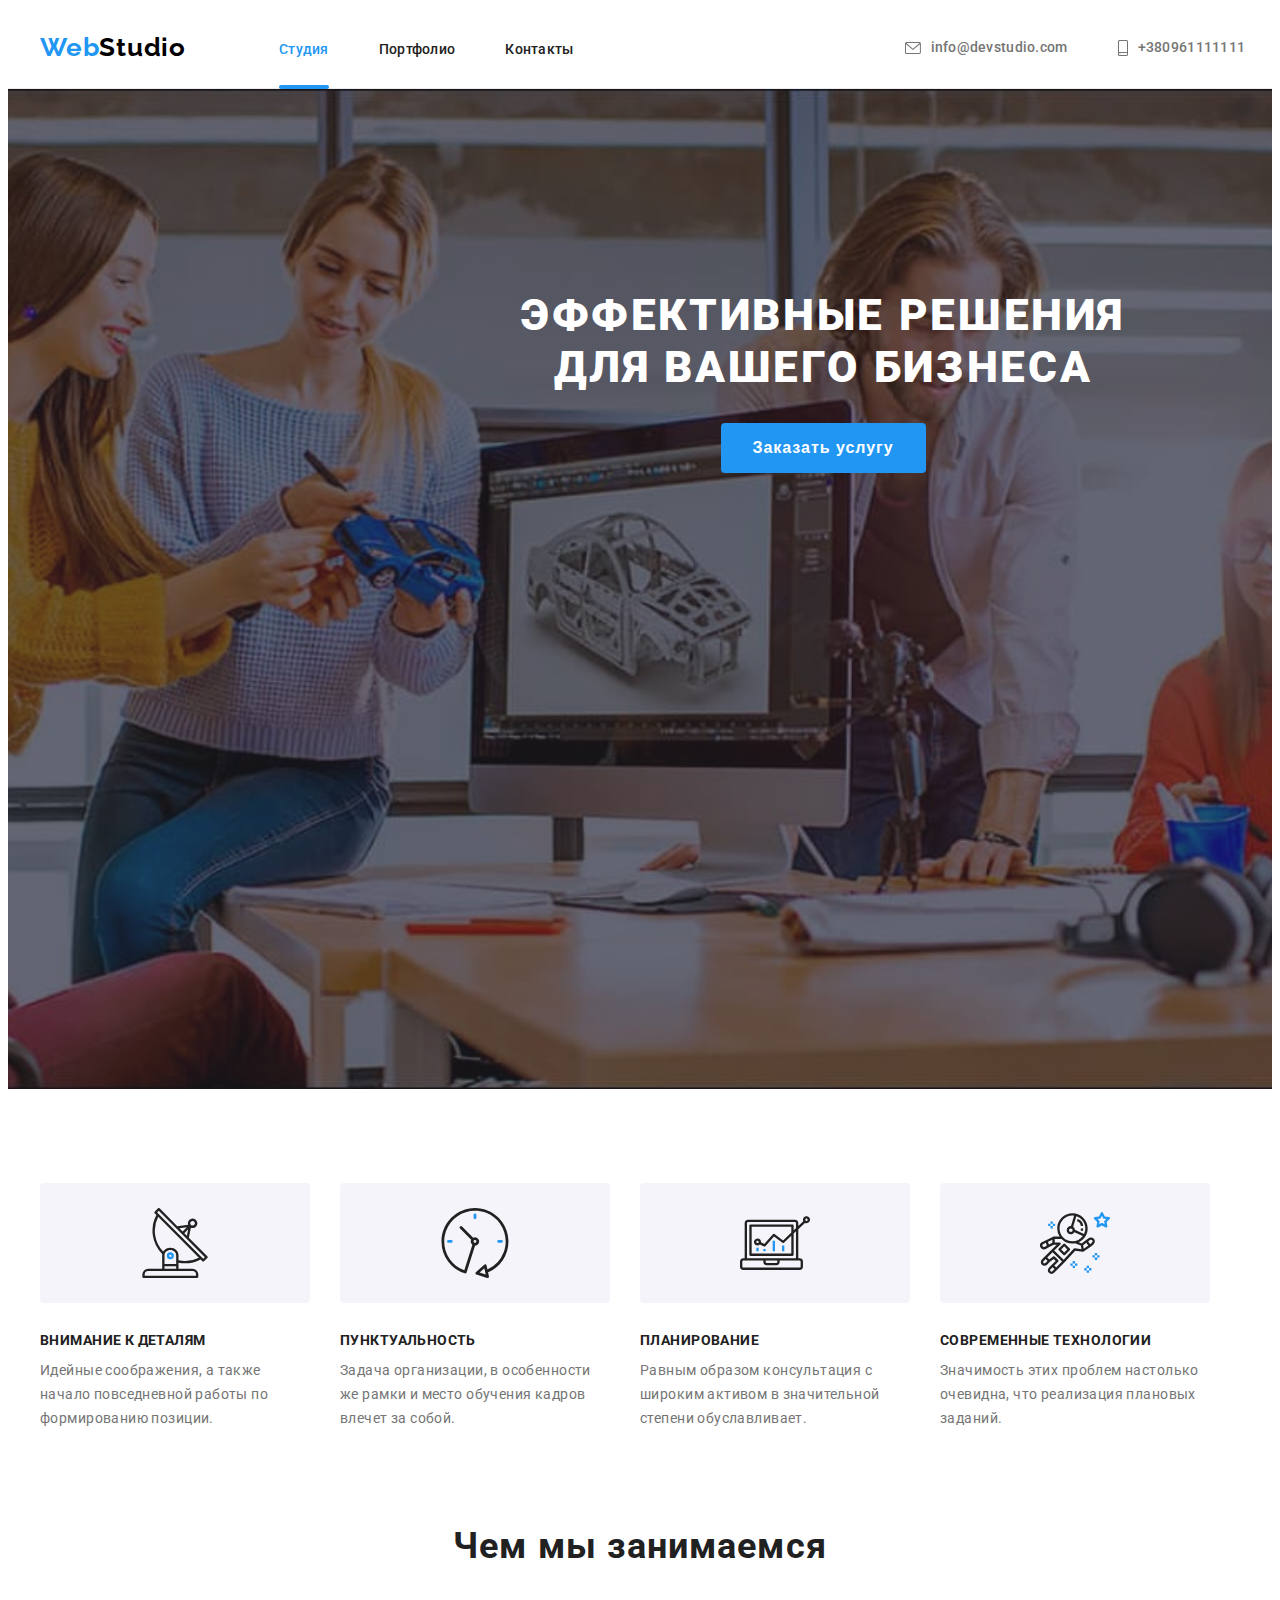
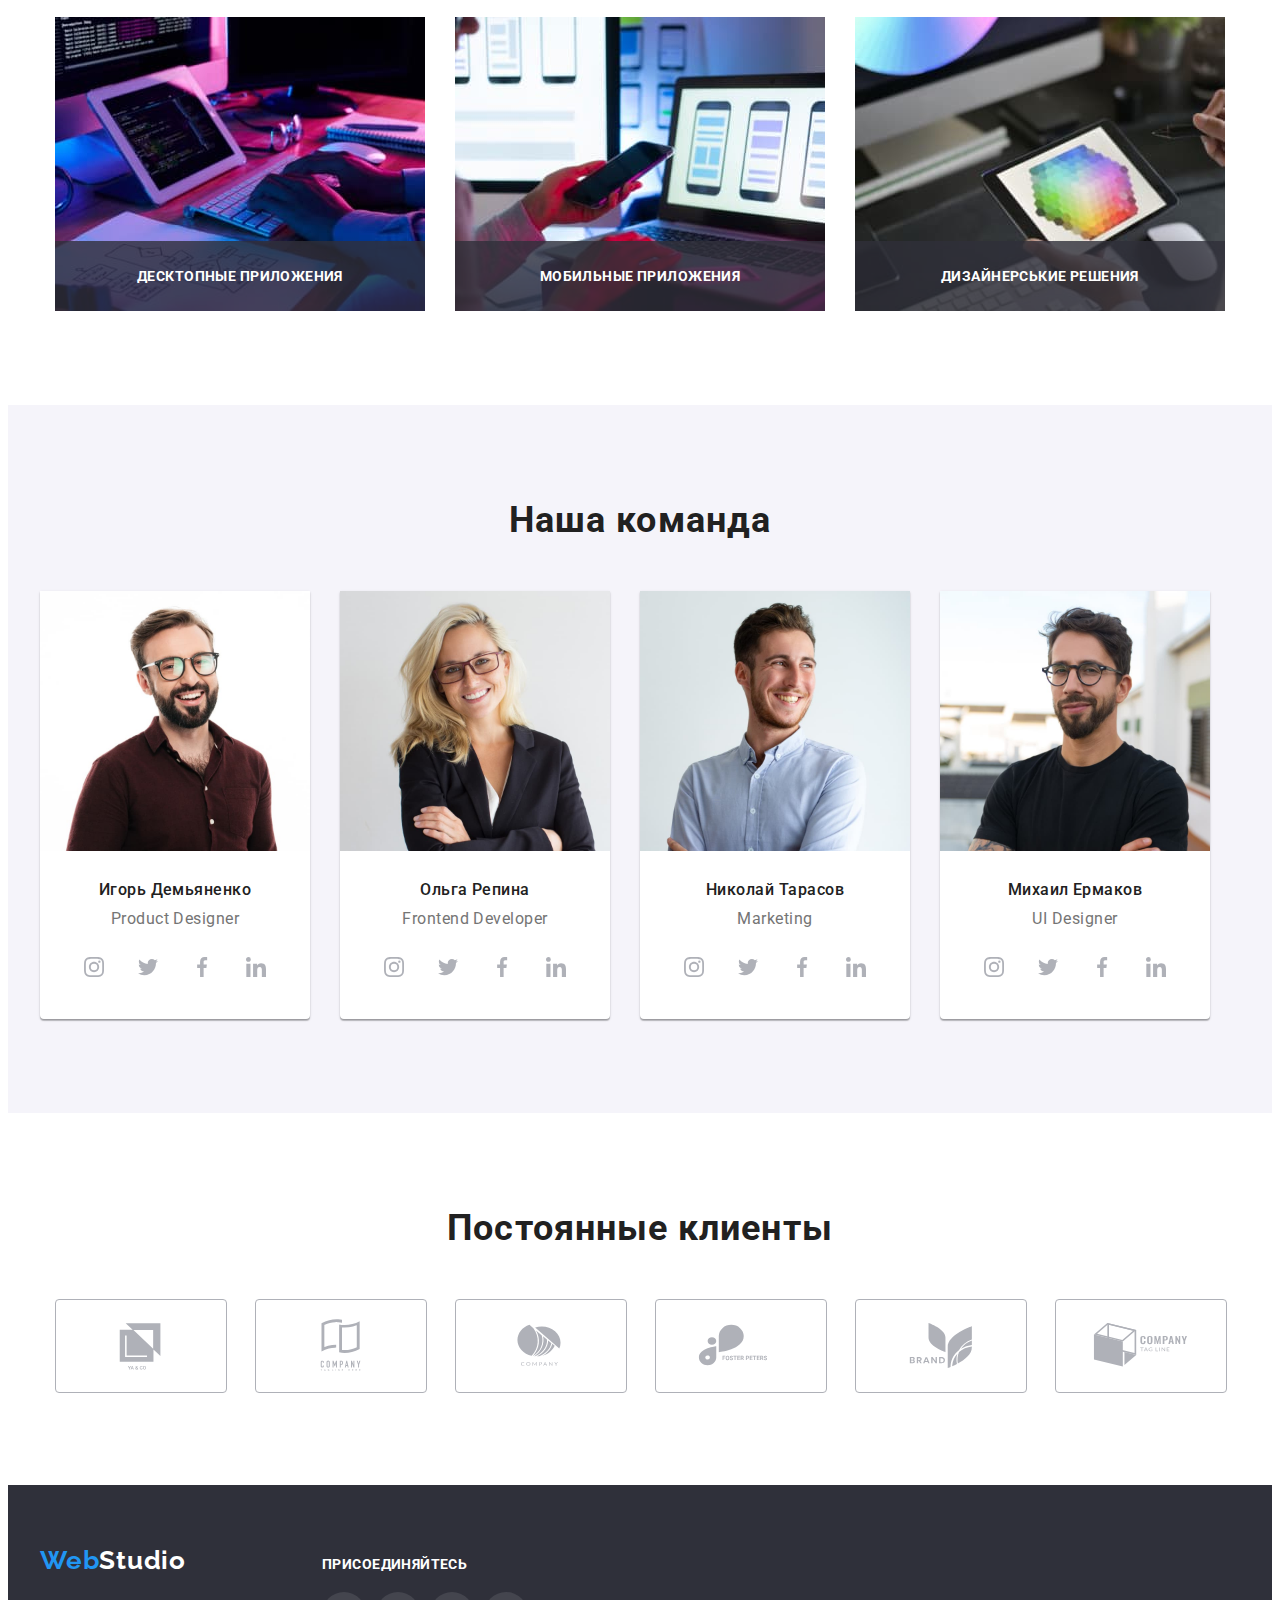
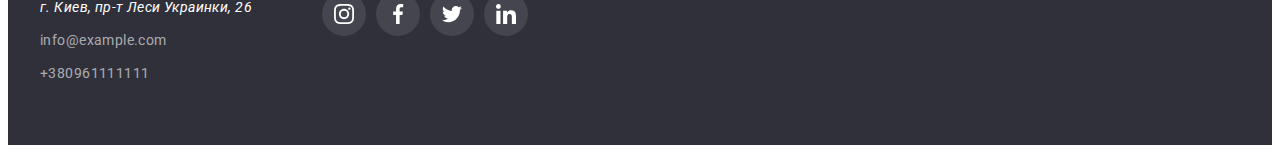
<file: index.html>
<!DOCTYPE html>
<html lang="ru">
<head>
    <meta charset="UTF-8">
    <meta http-equiv="X-UA-Compatible" content="IE=edge">
    <meta name="viewport" content="width=device-width, initial-scale=1.0">
    <title>Document</title>
    <link rel="preconnect" href="https://fonts.googleapis.com">
    <link rel="preconnect" href="https://fonts.gstatic.com" crossorigin>
    <link rel="preconnect" href="https://fonts.googleapis.com">
    <link rel="preconnect" href="https://fonts.gstatic.com" crossorigin>
    <link href="https://fonts.googleapis.com/css2?family=Raleway:wght@700&family=Roboto:wght@400;500;700;900&display=swap" rel="stylesheet">
    <link rel="stylesheet" href="https://cdnjs.cloudflare.com/ajax/libs/modern-normalize/1.1.0/modern-normalize.min.css"
        integrity="sha512-wpPYUAdjBVSE4KJnH1VR1HeZfpl1ub8YT/NKx4PuQ5NmX2tKuGu6U/JRp5y+Y8XG2tV+wKQpNHVUX03MfMFn9Q=="
        crossorigin="anonymous" referrerpolicy="no-referrer" />
    <link rel="stylesheet" href="css/style.css">
</head>

<body>
    <header class="header">
        <div class="container">
            <nav class="header-nav">
                <a class="header-webstudio link" lang="en" href="./index.html">Web<span
                    class="header-studio">Studio</span></a>
                <ul class="nav-links list">
                    <li class="header-item"><a class="header-studio-link link active" href="./index.html">Студия</a></li>
                    <li class="header-item"><a class="header-portfolio-link link" href="./portfolio.html">Портфолио</a></li>
                    <li class="header-item"><a class="header-contacts-link link" href="">Контакты</a></li>
                </ul>
            </nav>
                <!-- header-contacts-info -->
                <ul class="header-contacts-info list">
                    <li class="item"><a class="header-mail link" href="mailto:info@devstudio.com">
                        <svg class="header-icon" width="16" height="12">
                            <use href="./images/sprite.svg#icon-envelope"></use>
                        </svg>info@devstudio.com</a></li>
                    <li class="item"><a class="header-tel link" href="tel:+380961111111">
                        <svg class="header-icon" width="10" height="16">
                            <use href="./images/sprite.svg#icon-smartphone"></use>
                        </svg>+380961111111</a></li>
                </ul>
                
        </div>   
    </header>
    <main>
        <!-- Hero -->
        <section class="hero-banner">
            <div class="overlay">
                <div class="container">
                <h1 class="hero-title">
                        Эффективные решения для вашего бизнеса
                </h1>
                    <button class="hero-button" type="button" data-modal-open>Заказать услугу</button>
                </div>
            </div>
        </section>
        <!-- section-two-we-offer -->
        <section class="section_fix_padding"> 
            <div class="container">
                <h2 hidden>Мы предлагаем</h2>
                    <ul class="we-offer list">
                        <li class="offer-list">
                            <div class="we-offer-icon-bg">
                                <svg class="we-offer-icon" width="70" height="70">
                                    <use href="./images/sprite.svg#icon-antenna"></use>
                                </svg>
                            </div>
                            <h3 class="offer-title">Внимание к деталям</h3>
                            <p class="offer-description">Идейные соображения, а также начало повседневной работы по формированию позиции.</p>
                        </li>

                        <li class="offer-list">
                            <div class="we-offer-icon-bg">
                                <svg class="we-offer-icon" width="70" height="70">
                                    <use href="./images/sprite.svg#icon-clock"></use>
                                </svg>
                            </div>
                            <h3 class="offer-title">Пунктуальность</h3>
                            <p class="offer-description">Задача организации, в особенности же рамки и место обучения кадров влечет за собой.</p>
                        </li>

                        <li class="offer-list">
                            <div class="we-offer-icon-bg">
                                <svg class="we-offer-icon" width="70" height="70">
                                    <use href="./images/sprite.svg#icon-diagram"></use>
                                </svg>
                            </div>
                            <h3 class="offer-title">Планирование</h3>
                            <p class="offer-description">Равным образом консультация с широким активом в значительной степени обуславливает.</p>
                        </li>

                        <li class="offer-list">
                            <div class="we-offer-icon-bg">
                                <svg class="we-offer-icon" width="70" height="70">
                                    <use href="./images/sprite.svg#icon-astronaut"></use>
                                </svg>
                            </div>
                            <h3 class="offer-title">Современные технологии</h3>
                            <p class="offer-description">Значимость этих проблем настолько очевидна, что реализация плановых заданий.</p>
                        </li>
                    </ul>
            </div>
        </section>
        <!-- section-what-we-do -->
        <section class="section">
            <div class="container">
                <h2 class="what-we-do">Чем мы занимаемся</h2>
                <ul  class="img-list list">
                    <li class="img-item">
                        <img src="./images/box1.jpg" alt="руки-печатают-по-клавиатуре" width="370" height="294">
                        <h3 class="img-text">ДЕСКТОПНЫЕ ПРИЛОЖЕНИЯ</h3>
                    </li>
                    <li class="img-item">
                        <img src="./images/box2.jpg" alt="руки-держат-смартфон" width="370" height="294">
                        <h3 class="img-text">МОБИЛЬНЫЕ ПРИЛОЖЕНИЯ</h3>
                    </li>
                    <li class="img-item">
                        <img src="./images/box3.jpg" alt="руки-держат-планшет" width="370" height="294">
                        <h3 class="img-text">ДИЗАЙНЕРСЬКИЕ РЕШЕНИЯ</h3>
                    </li>
                </ul>
            </div>
        </section>
        <!-- section-our-team -->
        <section class="our-team section ">
            <div class="container">
                <h2 class="team">Наша команда</h2>
                <ul class="team-list list">

                    <li class="team-item">
                        <img src="./images/card1.jpg" alt="мужчина-в-красной-рубашке-в-очках" width="270" height="260">
                        <div class="team-item-content">
                        <h3 class="team-name">Игорь Демьяненко</h3>
                        <p class="team-duty" lang="en">Product Designer</p>
                        <ul class="team-socials list socials">
                            <li class="social-item">
                                <a href="" class="social-link link">
                                    <svg class="social-icon" width="20" height="20">
                                        <use href="./images/sprite.svg#icon-instagram"></use>
                                    </svg>
                                </a>
                            </li>
                            <li class="social-item">
                                <a href="" class="social-link">
                                    <svg class="social-icon" width="20" height="20">
                                        <use href="./images/sprite.svg#icon-twitter"></use>
                                    </svg>
                                </a>
                            </li>
                            <li class="social-item">
                                <a href="" class="social-link link">
                                    <svg class="social-icon" width="20" height="20">
                                        <use href="./images/sprite.svg#icon-facebook"></use>
                                    </svg>
                                </a>
                            </li>
                            <li class="social-item">
                                <a href="" class="social-link link">
                                    <svg class="social-icon" width="20" height="20">
                                        <use href="./images/sprite.svg#icon-linkedin"></use>
                                    </svg>
                                </a>
                            </li>
                        </ul>
                        </div>
                    </li>


                    <li class="team-item">
                        <img src="./images/card2.jpg" alt="женщина-блондинка-в-черном-пинджаке-" width="270" height="260">                        
                        <div class="team-item-content">
                        <h3 class="team-name">Ольга Репина</h3>
                        <p class="team-duty" lang="en">Frontend Developer</p>
                        <ul class="team-socials list socials">
                            <li class="social-item">
                                <a href="" class="social-link link">
                                    <svg class="social-icon" width="20" height="20">
                                        <use href="./images/sprite.svg#icon-instagram"></use>
                                    </svg>
                                </a>
                            </li>
                            <li class="social-item">
                                <a href="" class="social-link link">
                                    <svg class="social-icon" width="20" height="20">
                                        <use href="./images/sprite.svg#icon-twitter"></use>
                                    </svg>
                                </a>
                            </li>
                            <li class="social-item">
                                <a href="" class="social-link link">
                                    <svg class="social-icon" width="20" height="20">
                                        <use href="./images/sprite.svg#icon-facebook"></use>
                                    </svg>
                                </a>
                            </li>
                            <li class="social-item">
                                <a href="" class="social-link link">
                                    <svg class="social-icon" width="20" height="20">
                                        <use href="./images/sprite.svg#icon-linkedin"></use>
                                    </svg>
                                </a>
                            </li>
                        </ul>
                        </div>
                    </li>


                    <li class="team-item">
                        <img src="./images/card3.jpg" alt="мужчина-в-серой-рубашке" width="270" height="260">                       
                        <div class="team-item-content">
                        <h3 class="team-name">Николай Тарасов</h3>
                        <p class="team-duty" lang="en">Marketing</p>
                        <ul class="team-socials list socials">
                            <li class="social-item">
                                <a href="" class="social-link link">
                                    <svg class="social-icon" width="20" height="20">
                                        <use href="./images/sprite.svg#icon-instagram"></use>
                                    </svg>
                                </a>
                            </li>
                            <li class="social-item">
                                <a href="" class="social-link link">
                                    <svg class="social-icon" width="20" height="20">
                                        <use href="./images/sprite.svg#icon-twitter"></use>
                                    </svg>
                                </a>
                            </li>
                            <li class="social-item">
                                <a href="" class="social-link link">
                                    <svg class="social-icon" width="20" height="20">
                                        <use href="./images/sprite.svg#icon-facebook"></use>
                                    </svg>
                                </a>
                            </li>
                            <li class="social-item">
                                <a href="" class="social-link link">
                                    <svg class="social-icon" width="20" height="20">
                                        <use href="./images/sprite.svg#icon-linkedin"></use>
                                    </svg>
                                </a>
                            </li>
                        </ul>
                        </div>
                    </li>


                    <li class="team-item">
                        <img src="./images/card4.jpg" alt="мужчина-в-ченой-футболке-в-очках" width="270" height="260">
                        <div class="team-item-content">
                        <h3 class="team-name">Михаил Ермаков</h3>
                        <p class="team-duty" lang="en">UI Designer</p>
                        <ul class="team-socials list socials">
                            <li class="social-item">
                                <a href="" class="social-link link">
                                    <svg class="social-icon" width="20" height="20">
                                        <use href="./images/sprite.svg#icon-instagram"></use>
                                    </svg>
                                </a>
                            </li>
                            <li class="social-item">
                                <a href="" class="social-link link">
                                    <svg class="social-icon" width="20" height="20">
                                        <use href="./images/sprite.svg#icon-twitter"></use>
                                    </svg>
                                </a>
                            </li>
                            <li class="social-item">
                                <a href="" class="social-link link">
                                    <svg class="social-icon" width="20" height="20">
                                        <use href="./images/sprite.svg#icon-facebook"></use>
                                    </svg>
                                </a>
                            </li>
                            <li class="social-item">
                                <a href="" class="social-link link">
                                    <svg class="social-icon" width="20" height="20">
                                        <use href="./images/sprite.svg#icon-linkedin"></use>
                                    </svg>
                                </a>
                            </li>
                        </ul>
                        </div>
                    </li>
                </ul>
            </div>
        </section>
        <!-- regular clients -->
        <section class="regular-clients section">
            <div class="container">
                <h2 class="clients-title">Постоянные клиенты</h2>
                <ul class="clients-list list">
                    <li class="clients-logo">
                        <a href="" class="clients-link link">
                            <svg class="clients-icon" width="106" height="60">
                                <use href="./images/sprite.svg#icon-Logo1"></use>
                            </svg>
                        </a>
                    </li>
                    <li class="clients-logo">
                        <a href="" class="clients-link link">
                            <svg class="clients-icon" width="106" height="60">
                                <use href="./images/sprite.svg#icon-Logo2"></use>
                            </svg>
                        </a>
                    </li>
                    <li class="clients-logo">
                        <a href="" class="clients-link link">
                            <svg class="clients-icon" width="106" height="60">
                                <use href="./images/sprite.svg#icon-Logo3"></use>
                            </svg>
                        </a>
                    </li>
                    <li class="clients-logo">
                        <a href="" class="clients-link link">
                            <svg class="clients-icon" width="106" height="60">
                                <use href="./images/sprite.svg#icon-Logo4"></use>
                            </svg>
                        </a>
                    </li>
                    <li class="clients-logo">
                        <a href="" class="clients-link link">
                            <svg class="clients-icon" width="106" height="60">
                                <use href="./images/sprite.svg#icon-Logo5"></use>
                            </svg>
                        </a>
                    </li>
                    <li class="clients-logo">
                        <a href="" class="clients-link link">
                            <svg class="clients-icon" width="106" height="60">
                                <use href="./images/sprite.svg#icon-Logo6"></use>
                            </svg>
                        </a>
                    </li>
                </ul>
            </div>
        </section>
    </main>
    <!-- footer -->
    <footer class="footer">
        <div class="container">
            <div class="footer-address">
            <a class="footer-webstudio link" lang="en" href="index.html">Web<span class="footer-studio">Studio</span></a>
            <address class="address">г. Киев, пр-т Леси Украинки, 26</address>
            <ul class="footer-contacts-info list">
                <li>
                    <a class="footer-mail link" href="mailto:info@example.com">info@example.com</a>
                </li>

                <li>
                    <a class="footer-tel link" href="tel:+380961111111">+380961111111</a>
                </li>
            </ul>
            </div>

            <div class="fotter-join">
            <h3 class="join-links-titel">Присоединяйтесь</h3>
                <ul class="join-links list join">
                    <li class="join-item">
                        <a href="" class="join-link link">
                            <svg class="join-icon" width="20" height="20">
                                <use href="./images/sprite.svg#icon-instagram"></use>
                            </svg>
                        </a>
                    </li>

                    <li class="join-item">
                        <a href="" class="join-link link">
                            <svg class="join-icon" width="20" height="20">
                                <use href="./images/sprite.svg#icon-facebook"></use>
                            </svg>
                        </a>
                    </li>

                    <li class="join-item">
                        <a href="" class="join-link link">
                            <svg class="join-icon" width="20" height="20">
                                <use href="./images/sprite.svg#icon-twitter"></use>
                            </svg>
                        </a>
                    </li>

                    <li class="join-item"> 
                        <a href="" class="join-link link">
                            <svg class="join-icon" width="20" height="20">
                                <use href="./images/sprite.svg#icon-linkedin"></use>
                            </svg>
                        </a>
                    </li>
                </ul>
            </div>
        </div>
    </footer>
    <!-- modal window -->
    <div class="backdrop is-hidden" data-modal>
        <div class="modal">
            <button type="button" class="btn-close" data-modal-close>
                <svg class="button-icon" width="11" height="11">
                    <use href="./images/sprite.svg#icon-x-close"></use>
                </svg>
            </button>
        </div>
    </div>
    <script src="./js/modal.js"></script>
</body>

</html>
</file>
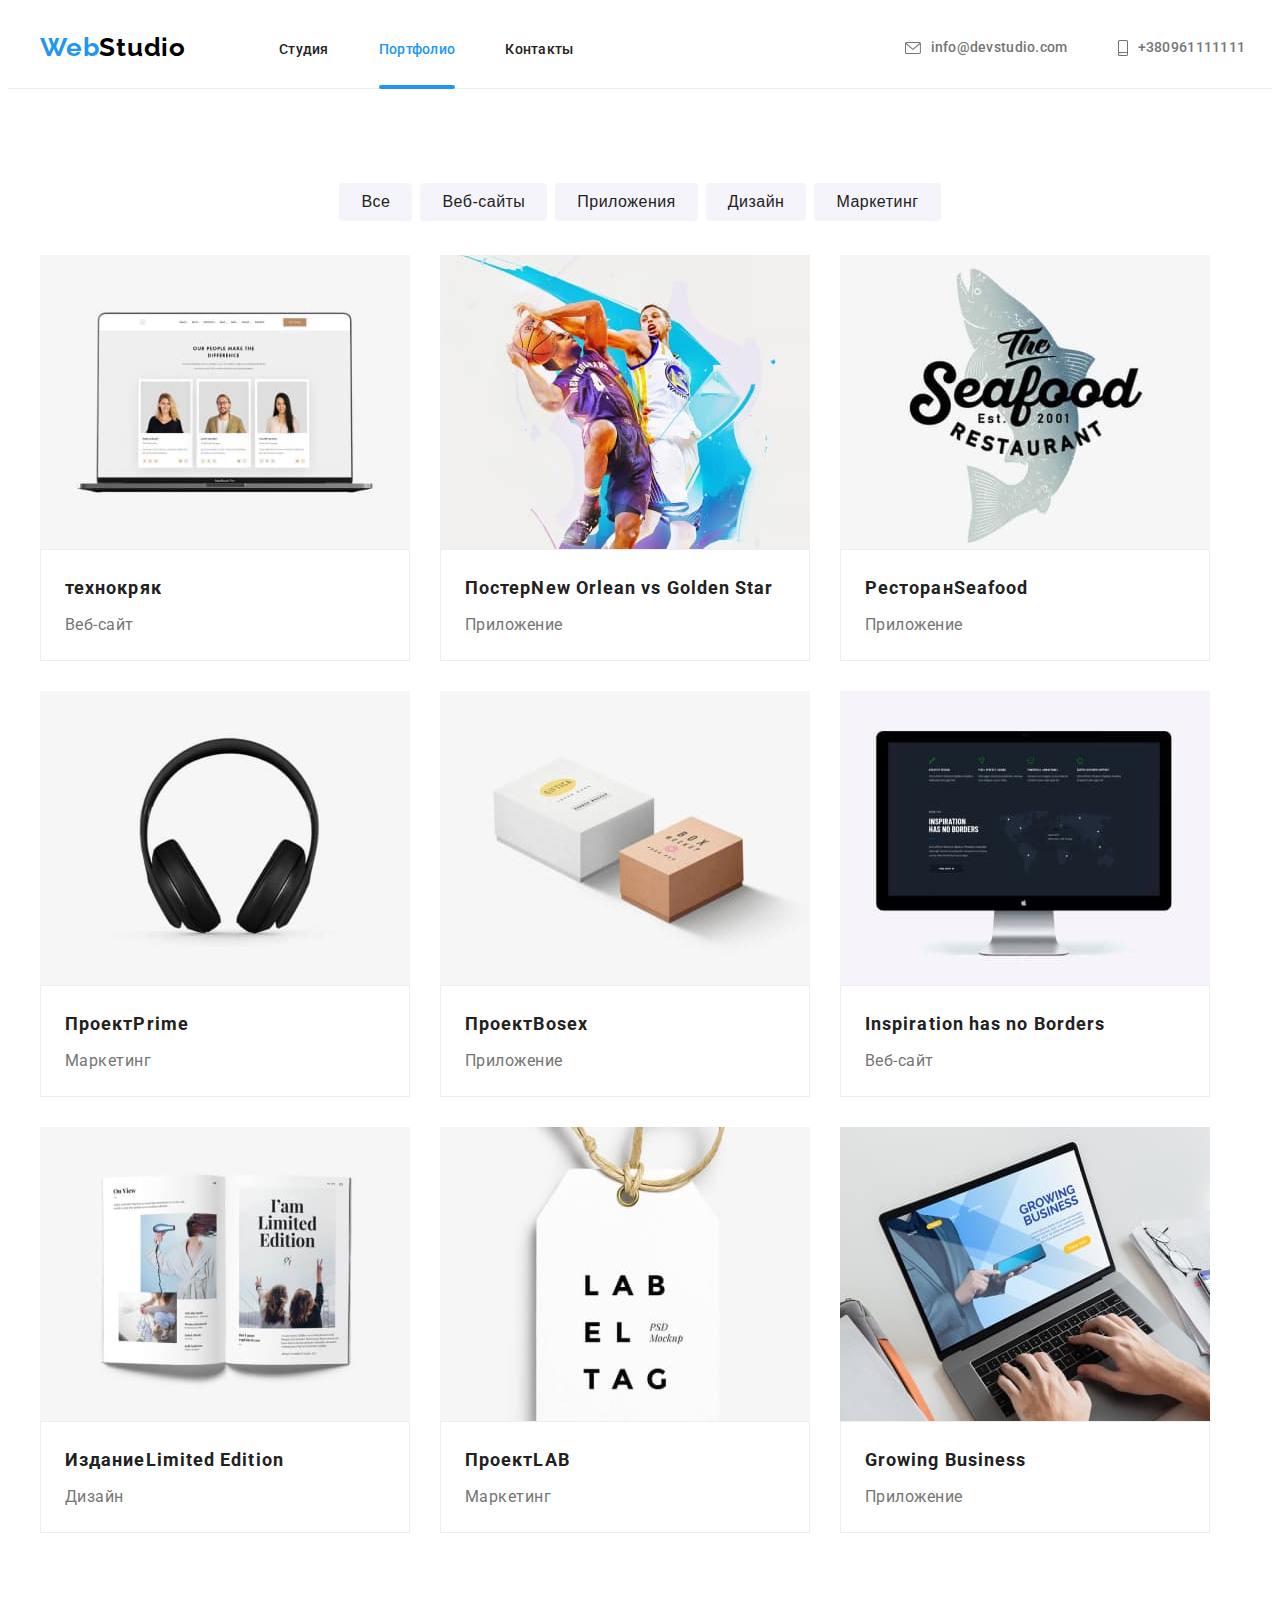
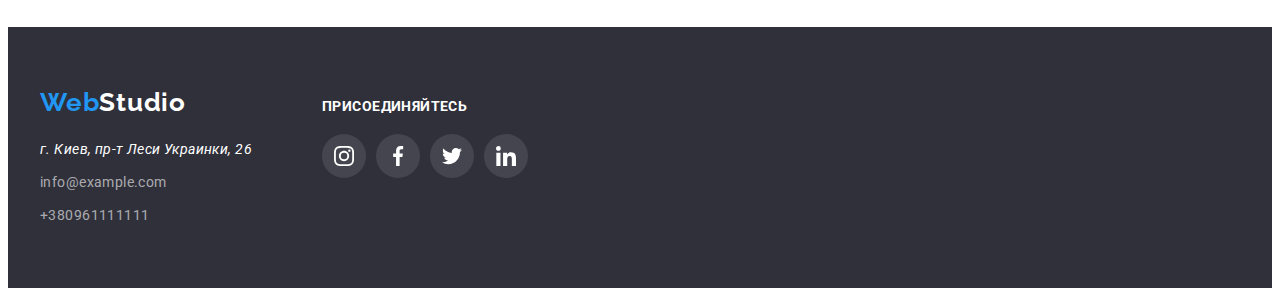
<file: portfolio.html>
<!DOCTYPE html>
<html lang="ru">
<head>
    <meta charset="UTF-8">
    <meta http-equiv="X-UA-Compatible" content="IE=edge">
    <meta name="viewport" content="width=device-width, initial-scale=1.0">
    <title>Document</title>
    <link rel="preconnect" href="https://fonts.googleapis.com">
    <link rel="preconnect" href="https://fonts.gstatic.com" crossorigin>
    <link rel="preconnect" href="https://fonts.googleapis.com">
    <link rel="preconnect" href="https://fonts.gstatic.com" crossorigin>
    <link href="https://fonts.googleapis.com/css2?family=Raleway:wght@700&family=Roboto:wght@400;500;700;900&display=swap" rel="stylesheet">
    <link rel="stylesheet" href="https://cdnjs.cloudflare.com/ajax/libs/modern-normalize/1.1.0/modern-normalize.min.css"
        integrity="sha512-wpPYUAdjBVSE4KJnH1VR1HeZfpl1ub8YT/NKx4PuQ5NmX2tKuGu6U/JRp5y+Y8XG2tV+wKQpNHVUX03MfMFn9Q=="
        crossorigin="anonymous" referrerpolicy="no-referrer" />
    <link rel="stylesheet" href="css/style.css">
</head>
<body>
    <header class="header">
        <div class="container">
            <nav class="header-nav">
                <a class="header-webstudio link" lang="en" href="./index.html">Web<span
                        class="header-studio">Studio</span></a>
                <ul class="nav-links list">
                    <li class="header-item"><a class="header-studio-link link" href="./index.html">Студия</a></li>
                    <li class="header-item"><a class="header-portfolio-link link active" href="./portfolio.html">Портфолио</a></li>
                    <li class="header-item"><a class="header-contacts-link link" href="">Контакты</a></li>
                </ul>
            </nav>
            <!-- header-contacts-info -->
            <ul class="header-contacts-info list">
                <li class="item"><a class="header-mail link" href="mailto:info@devstudio.com">
                        <svg class="header-icon" width="16" height="12">
                            <use href="./images/sprite.svg#icon-envelope"></use>
                        </svg>info@devstudio.com</a></li>
                <li class="item"><a class="header-tel link" href="tel:+380961111111">
                        <svg class="header-icon" width="10" height="16">
                            <use href="./images/sprite.svg#icon-smartphone"></use>
                        </svg>+380961111111</a></li>
            </ul>
    
        </div>
    </header>
    <main>
        <section class="section">
            <div class="container">
                <!-- Скритий коментарий -->
                <h1 hidden>Проекты</h1>
                <!-- filters -->
                <ul class="filters list">
                    <li class="filter-item"><button class="button" type="button">Все</button></li>
                    <li class="filter-item"><button class="button" type="button">Веб-сайты</button></li>
                    <li class="filter-item"><button class="button" type="button">Приложения</button></li>
                    <li class="filter-item"><button class="button" type="button">Дизайн</button></li>
                    <li class="filter-item"><button class="button" type="button">Маркетинг</button></li>
                </ul>

            <!-- projects -->
            
                <ul class="projects list">
                    <li class="project">
                        <article class="card">
                            <div class="card-tumb">
                                <img src="./images/Portfolio/img1.jpg" alt="ноутбук" width="370" height="294">
                                <p class="card-text">Технокряк это современная площадка распространения коронавируса.
                                 Компании используют эту платформу для цифрового шпионажа и атак на защищённые сервера конкурентов.</p>
                            </div>

                            <div class="card-content">
                                <h2 class="project-name">технокряк</h2>
                                <p class="project-idea">Веб-сайт</p>
                            </div>  
                        </article>
                    </li>

                    <li class="project">
                        <article class="card">
                            <div class="card-tumb">
                                <img src="./images/Portfolio/img2.jpg" alt="игра-баскетбол" width="370" height="294">
                                <p class="card-text">Технокряк это современная площадка распространения коронавируса.
                                 Компании используют эту платформу для цифрового шпионажа и атак на защищённые сервера конкурентов.</p>
                            </div>

                            <div class="card-content">
                                <h2 class="project-name">Постер<span lang="en">New Orlean vs Golden Star</span></h2>
                                <p class="project-idea">Приложение</p>
                            </div> 
                        </article>
                    </li>

                    <li class="project">
                        <article class="card">
                            <div class="card-tumb">
                                <img src="./images/Portfolio/img3.jpg" alt="рыба-с-названием-ресторана" width="370" height="294">
                                <p class="card-text">Технокряк это современная площадка распространения коронавируса.
                                 Компании используют эту платформу для цифрового шпионажа и атак на защищённые сервера конкурентов.</p>
                            </div>

                            <div class="card-content">
                                <h2 class="project-name">Ресторан<span lang="en">Seafood</span></h2>
                                <p class="project-idea">Приложение</p>
                            </div> 
                        </article>
                    </li>

                    <li class="project">
                        <article class="card">
                            <div class="card-tumb">
                                <img src="./images/Portfolio/img4.jpg" alt="наушники" width="370" height="294">
                                <p class="card-text">Технокряк это современная площадка распространения коронавируса.
                                 Компании используют эту платформу для цифрового шпионажа и атак на защищённые сервера конкурентов.</p>
                            </div>

                            <div class="card-content">
                                <h2 class="project-name">Проект<span lang="en">Prime</span></h2>
                                <p class="project-idea">Маркетинг</p>
                            </div> 
                        </article>

                    </li>

                    <li class="project">
                        <article class="card">
                            <div class="card-tumb">
                                <img src="./images/Portfolio/img5.jpg" alt="две-коробки" width="370" height="294">
                                <p class="card-text">Технокряк это современная площадка распространения коронавируса.
                                 Компании используют эту платформу для цифрового шпионажа и атак на защищённые сервера конкурентов.</p>
                            </div>

                            <div class="card-content">
                                <h2 class="project-name">Проект<span lang="en">Bosex</span></h2>
                                <p class="project-idea">Приложение</p>
                            </div> 
                        </article>
                    </li>

                    <li class="project">
                        <article class="card">
                            <div class="card-tumb">
                                <img src="./images/Portfolio/img6.jpg" alt="монитор" width="370" height="294">
                                <p class="card-text">Технокряк это современная площадка распространения коронавируса.
                                 Компании используют эту платформу для цифрового шпионажа и атак на защищённые сервера конкурентов.</p>
                            </div>

                            <div class="card-content">
                                <h2 class="project-name"><span lang="en">Inspiration has no Borders</span></h2>
                                <p class="project-idea">Веб-сайт</p>
                            </div> 
                        </article>
                    </li>

                    <li class="project">
                        <article class="card">
                            <div class="card-tumb">
                                <img src="./images/Portfolio/img7.jpg" alt="розвернутая-книга" width="370" height="294">
                                <p class="card-text">Технокряк это современная площадка распространения коронавируса.
                                 Компании используют эту платформу для цифрового шпионажа и атак на защищённые сервера конкурентов.</p>
                            </div>

                            <div class="card-content">
                                <h2 class="project-name">Издание<span lang="en">Limited Edition</span></h2>
                                <p class="project-idea">Дизайн</p>
                            </div> 
                        </article>
                    </li>

                    <li class="project">
                        <article class="card">
                            <div class="card-tumb">
                                <img src="./images/Portfolio/img8.jpg" alt="бирка-с-надписью" width="370" height="294">
                                <p class="card-text">Технокряк это современная площадка распространения коронавируса.
                                 Компании используют эту платформу для цифрового шпионажа и атак на защищённые сервера конкурентов.</p>
                            </div>

                            <div class="card-content">
                                <h2 class="project-name">Проект<span>LAB</span></h2>
                                <p class="project-idea">Маркетинг</p>
                            </div> 
                        </article>
                    </li>

                    <li class="project">
                        <article class="card">
                            <div class="card-tumb">
                                <img src="./images/Portfolio/img9.jpg" alt="печать-на-ноутбуке" width="370" height="294">
                                <p class="card-text">Технокряк это современная площадка распространения коронавируса.
                                 Компании используют эту платформу для цифрового шпионажа и атак на защищённые сервера конкурентов.</p>
                            </div>

                            <div class="card-content">
                                <h2 class="project-name"><span lang="en">Growing Business</span></h2>
                                <p class="project-idea">Приложение</p>
                            </div> 
                        </article>
                    </li>
                </ul>
            </div>
        </section>
    </main>
    <!-- footter -->
    <footer class="footer">
        <div class="container">
            <div class="footer-address">
                <a class="footer-webstudio link" lang="en" href="index.html">Web<span
                        class="footer-studio">Studio</span></a>
                <address class="address">г. Киев, пр-т Леси Украинки, 26</address>
                <ul class="footer-contacts-info list">
                    <li>
                        <a class="footer-mail link" href="mailto:info@example.com">info@example.com</a>
                    </li>

                    <li>
                        <a class="footer-tel link" href="tel:+380961111111">+380961111111</a>
                    </li>
                </ul>
            </div>

            <div class="fotter-join">
                <h3 class="join-links-titel">Присоединяйтесь</h3>
                <ul class="join-links list join">
                    <li class="join-item">
                        <a href="" class="join-link link">
                            <svg class="join-icon" width="20" height="20">
                                <use href="./images/sprite.svg#icon-instagram"></use>
                            </svg>
                        </a>
                    </li>

                    <li class="join-item">
                        <a href="" class="join-link link">
                            <svg class="join-icon" width="20" height="20">
                                <use href="./images/sprite.svg#icon-facebook"></use>
                            </svg>
                        </a>
                    </li>

                    <li class="join-item">
                        <a href="" class="join-link link">
                            <svg class="join-icon" width="20" height="20">
                                <use href="./images/sprite.svg#icon-twitter"></use>
                            </svg>
                        </a>
                    </li>

                    <li class="join-item">
                        <a href="" class="join-link link">
                            <svg class="join-icon" width="20" height="20">
                                <use href="./images/sprite.svg#icon-linkedin"></use>
                            </svg>
                        </a>
                    </li>
                </ul>
            </div>
        </div>
    </footer>
</body>
</html>
</file>
<file: css/style.css>
:root {
  --main-text-color: #212121;
  --second-text-color: #757575;
  --third-text-color: #2196f3;
  --fourth-text-color: #ffffff;
  --special-hide-color: rgba(255, 255, 255, 0.6);
  --special-color: #000000;
  --bg-color-one: #2f303a;
  --bg-color-two: #f5f4fa;
  --bg-color-third: #188ce8;
  --projects-gap: 30px;
  --icons-color: #afb1b8;
}

body {
  font-family: "Roboto", sans-serif;
  background-color: #ffffff;
}

p,
h1,
h2,
h3,
h4,
h5,
h6 {
  margin-top: 0;
  margin-bottom: 0;
}

ul {
  margin-top: 0;
  margin-bottom: 0;
  padding-left: 0;
}
img {
  display: block;
  max-width: 100%;
  height: auto;
}

.container {
  width: 1200px;
  padding-left: 15px;
  padding-right: 15px;
  margin-right: auto;
  margin-left: auto;
}
  /* outline: 1px solid green;  */

.section {
  padding-top: 94px;
  padding-bottom: 94px;
}

.section_fix_padding {
  padding-top: 94px;
  padding-bottom: 0px;
}

/* Global class ↓ *
*******************/

.list {
  list-style: none;
}
.link {
  text-decoration: none;
}

.nav-links .link.active {
  color: var(--third-text-color);
}
.active::after {
  position: absolute;
  content: "";
  /* display: block; */
  width: 100%;
  height: 4px;
  left: 0px;
  bottom: 0px;
  background-color: var(--third-text-color);
  border-radius: 2px;
}

/* Global class ↑ *
******************/

/* THE SAME ELEMENTS ↓ */
/* >>>>>>>>>header-index-portfolio */
.header {
  border-bottom: 1px solid #ececec;
}

.header .container {
  display: flex;
}

/* webstudio */
.header-webstudio {
  font-family: Raleway;
  font-style: normal;
  font-weight: bold;
  font-size: 26px;
  line-height: 1.92;
  letter-spacing: 0.03em;
  color: var(--third-text-color);
}
.header-studio {
  color: var(--special-color);
}

/* Navigation-links */

.header-nav {
  display: flex;
  align-items: center;
}

.nav-links {
  display: flex;
  margin-left: 93px;
  padding: 30.5px 0px 30.5px 0px;
}

.nav-links .header-item + .header-item {
  margin-left: 50px;
}

.nav-links .link:hover,
.nav-links .link:focus {
  color: var(--third-text-color);
}
.nav-links .link:active {
  color: var(--third-text-color);
}

.header-studio-link,
.header-portfolio-link,
.header-contacts-link {
  position: relative;
  padding-top: 32px;
  padding-bottom: 32px;
  font-weight: 500;
  font-size: 14px;
  line-height: 1.14;
  letter-spacing: 0.02em;
  color: var(--main-text-color);

  transition: color 250ms cubic-bezier(0.4, 0, 0.2, 1);
}

/* header-contacts-info */
.header-contacts-info {
  display: flex;
  align-items: center;
  margin-left: 331px;
}

.header-contacts-info .item + .item {
  margin-left: 50px;
}

/* hover-focus-Header-contact-list-info */
.header-contacts-info .link:hover,
.header-contacts-info .link:focus {
  color: var(--third-text-color);
}

.header-mail,
.header-tel {
  display: flex;
  align-items: center;
  font-weight: 500;
  font-size: 14px;
  line-height: 1.14;
  letter-spacing: 0.02em;
  color: var(--second-text-color);

  transition: color 250ms cubic-bezier(0.4, 0, 0.2, 1);
}

.header-icon,
.header-icon {
  margin-right: 10px;
  fill: currentColor;
  transition: fill 250ms cubic-bezier(0.4, 0, 0.2, 1);
}

.header-icon:hover,
.header-icon:focus {
  fill: var(--third-text-color);
}

/* >>>>>>>>>>>>>>>>>>>>>>>>>>>>>FOOTER-INDEX-PORTFOLIO */
.footer {
  padding-top: 60px;
  padding-bottom: 60px;
  background-color: var(--bg-color-one);
  
}
/* footer-webstudio */
.footer-webstudio {
  display: block;
  font-family: Raleway;
  font-style: normal;
  font-weight: bold;
  font-size: 26px;
  line-height: 1.19;
  letter-spacing: 0.03em;
  color: var(--third-text-color);
}

.footer-studio {
  color: var(--fourth-text-color);
}

/* address */
.address {
  display: block;
  padding-top: 20px;
  font-weight: normal;
  font-size: 14px;
  line-height: 1.71;
  letter-spacing: 0.03em;
  color: var(--fourth-text-color);
}
/* footer-contacts-info */
.footer-contacts-info .link:hover,
.footer-contacts-info .link:focus {
  color: var(--third-text-color);
}

.footer-mail,
.footer-tel {
  display: block;
  padding-top: 9px;
  font-weight: normal;
  font-size: 14px;
  line-height: 1.71;
  letter-spacing: 0.03em;
  color: var(--special-hide-color);
  transition: color 250ms cubic-bezier(0.4, 0, 0.2, 1);
}

.footer-contacts-info {
  
}
/* <<<<<<<<JOIN-LINKS>>>>>>> */
.join {
  display: flex;
  justify-content: center;
}
.join-links .join-item + .join-item {
  margin-left: 10px;
}
.join-links-titel {
  margin-bottom: 20px;
  font-weight: bold;
  font-size: 14px;
  line-height: 16px;
  letter-spacing: 0.03em;
  text-transform: uppercase;
  color: var(--fourth-text-color);
}
.join-item {
  width: 44px;
  height: 44px;
}
.join-icon {
  fill: var(--fourth-text-color);
}
.join-link {
  width: 100%;
  height: 100%;
  display: flex;
  align-items: center;
  justify-content: center;
  border-radius: 50%;
  background-color: rgba(255, 255, 255, 0.1);

  transition-property: background-color;
  transition-duration: 250ms;
  transition-timing-function: cubic-bezier(0.4, 0, 0.2, 1);
}
.join-link:hover,
.join-link:focus {
  background-color: var(--third-text-color);
}

.footer .container {
  display: flex;
  align-items: baseline;
}
.footer-address {
  margin-right: 70px;
}

/* THE SAME ELEMENTS ↑ */

/* >>>>>>>>>>>INDEX<<<<<<<<<<<<< */
/* hero-section */
.hero-banner {
  background-color: var(--bg-color-one);
  padding: 200px;
  max-width: 1600px;
  height: 600px;
  margin-left: auto;
  margin-right: auto;
  background-image: linear-gradient(
      to right,
      rgba(47, 48, 58, 0.4),
      rgba(47, 48, 58, 0.4)
    ),
    url("../images/overlay.jpg");
  background-repeat: no-repeat;
  background-position: center;
  background-size: cover;
}

.hero-title {
  font-weight: 900;
  font-size: 44px;
  line-height: 1, 36;
  text-align: center;
  letter-spacing: 0.06em;
  text-transform: uppercase;
  max-width: 650px;
  margin: 0px auto 30px auto;
  color: var(--fourth-text-color);
}

.hero-button {
  display: block;
  margin-left: auto;
  margin-right: auto;
  padding: 10px 32px;
  cursor: pointer;
  font-weight: bold;
  font-size: 16px;
  line-height: 1.88;
  letter-spacing: 0.06em;
  border: none;
  border-radius: 4px;
  color: var(--fourth-text-color);
  background-color: var(--third-text-color);

  transition-property: background-color;
  transition-duration: 250ms;
  transition-timing-function: cubic-bezier(0.4, 0, 0.2, 1);
}
.hero-button:hover,
.hero-button:focus {
  color: var(--fourth-text-color);
  background-color: var(--bg-color-third);
}

/* section-two-we-offer */
.we-offer {
  display: flex;
  /* margin: 94px auto 94px auto; */
}
.we-offer-icon-bg {
  width: 270px;
  height: 120px;
  margin-bottom: 30px;
  background-color: var(--bg-color-two);
  border-radius: 4px;
  display: flex;
  justify-content: center;
  align-items: center;
}

.we-offer .offer-list + .offer-list {
  margin-left: 30px;
}

.offer-list {
  width: 270px;
}

.offer-title {
  font-weight: bold;
  font-size: 14px;
  line-height: 1.14;
  letter-spacing: 0.03em;
  text-transform: uppercase;
  color: var(--main-text-color);
}
.offer-description {
  padding-top: 10px;

  font-weight: normal;
  font-size: 14px;
  line-height: 1.71;
  letter-spacing: 0.03em;
  color: var(--second-text-color);
}

/* >>>>>>>>>>>>section-what-we-do<<<<<<<<<<<< */
.what-we-do {
  justify-content: center;

  font-weight: bold;
  font-size: 36px;
  line-height: 1.17;
  text-align: center;
  letter-spacing: 0.03em;
  color: var(--main-text-color);
}
.img-list {
  display: flex;
  justify-content: center;
  margin-top: 50px;
}
.img-list .img-item + .img-item {
  margin-left: 30px;
}
.img-item {
  position: relative;
}
.img-text {
  position: absolute;
  display: flex;
  justify-content: center;
  align-items: center;
  font-weight: bold;
  font-size: 14px;
  line-height: 16px;
  text-align: center;
  letter-spacing: 0.03em;
  text-transform: uppercase;
  width: 370px;
  height: 70px;
  bottom: 0px;
  color: var(--fourth-text-color);
  background-color: rgba(47, 48, 58, 0.8);
}

/* >>>>>>>>>>>>>>>section-our-team<<<<<<<<<<<<<<<<< */
/* Team-flex */
.our-team {
  background: var(--bg-color-two);
}
.team-list {
  display: flex;
}
.team-list .team-item + .team-item {
  margin-left: 30px;
}

.team-item {
  background: var(--fourth-text-color);
  box-shadow: 0px 1px 3px rgba(0, 0, 0, 0.12), 0px 1px 1px rgba(0, 0, 0, 0.14),
    0px 2px 1px rgba(0, 0, 0, 0.2);
  border-radius: 0px 0px 4px 4px;
}
.team {
  margin-bottom: 50px;
  font-weight: bold;
  font-size: 36px;
  line-height: 1.17;
  text-align: center;
  letter-spacing: 0.03em;
  color: var(--main-text-color);
}
.team-name {
  padding-top: 30px;

  font-weight: 500;
  font-size: 16px;
  line-height: 1.18;
  text-align: center;
  letter-spacing: 0.03em;
  color: var(--main-text-color);
}
.team-duty {
  padding-top: 10px;
  padding-bottom: 16px;
  font-weight: normal;
  font-size: 16px;
  line-height: 1.18;
  text-align: center;
  letter-spacing: 0.03em;
  color: var(--second-text-color);
}

/* .........team icons.....[f][t][id][in]*/
.socials {
  display: flex;
  justify-content: center;
}
.team-socials .social-item + .social-item {
  margin-left: 10px;
}
.team-socials {
  margin-bottom: 30px;
}
.social-item {
  width: 44px;
  height: 44px;
}
.social-icon {
  fill: var(--icons-color);
}

.social-link {
  width: 100%;
  height: 100%;
  display: flex;
  align-items: center;
  justify-content: center;
  border-radius: 50%;
  background-color: var(--fourth-text-color);

  transition-property: background-color;
  transition-duration: 250ms;
  transition-timing-function: cubic-bezier(0.4, 0, 0.2, 1);
}

.social-link:hover .social-icon,
.social-link:focus .social-icon {
  fill: var(--fourth-text-color);
}
.social-link:hover,
.social-link:focus {
  background-color: var(--third-text-color);
}

/* ..........clients Logo.......... */

.clients-title {
  margin-bottom: 50px;
  font-weight: bold;
  font-size: 36px;
  line-height: 42px;
  text-align: center;
  letter-spacing: 0.03em;
  color: var(--main-text-color);
}
.clients-list {
  display: flex;
  justify-content: center;
  align-items: center;
}
.clients-list .clients-logo + .clients-logo {
  margin-left: 30px;
}
.clients-logo {
  width: 170px;
  height: 92px;
}
.clients-link {
  width: 100%;
  height: 100%;
  display: flex;
  justify-content: center;
  align-items: center;
  border: 1px solid #afb1b8;
  border-radius: 4px;
  cursor: pointer;

  transition-property: border-color;
  transition-duration: 250ms;
  transition-timing-function: cubic-bezier(0.4, 0, 0.2, 1);
}
.clients-icon {
  fill: var(--icons-color);

  transition-property: fill;
  transition-duration: 250ms;
  transition-timing-function: cubic-bezier(0.4, 0, 0.2, 1);
}

.clients-link:hover .clients-icon,
.clients-link:focus .clients-icon {
  fill: var(--third-text-color);
}
.clients-link:hover,
.clients-link:focus {
  border-color: var(--third-text-color);
}

/*>>>>>>>>>>>>>> PORTFOLIO <<<<<<<<<<<<<<  */
/* main */
/* filters */
.filters :hover,
.filters :focus {
  color: var(--fourth-text-color);
  background: var(--third-text-color);
  box-shadow: 0px 3px 1px rgba(0, 0, 0, 0.1), 0px 1px 2px rgba(0, 0, 0, 0.08),
    0px 2px 2px rgba(0, 0, 0, 0.12);
  border-radius: 4px;
}

/* filters first <ul> */
.filters {
  display: flex;
  justify-content: center;
  margin-bottom: 34px;
}

.filters .filter-item + .filter-item {
  margin-left: 8px;
}

/* button */
.button {
  padding: 6px 22px;
  cursor: pointer;
  font-weight: 500;
  font-size: 16px;
  line-height: 1.63;
  text-align: center;
  letter-spacing: 0.03em;
  color: var(--main-text-color);
  background-color: var(--bg-color-two);
  border-radius: 4px;
  border: 0;

  transition-property: background-color;
  transition-duration: 250ms;
  transition-timing-function: cubic-bezier(0.4, 0, 0.2, 1);
}

/* PROJECTS second <ul> */

.projects {
  padding: 0px;
  margin: 0px;
  list-style: none;
  display: flex;
  flex-wrap: wrap;

  margin-left: calc(-1 * var(--projects-gap));
  margin-top: calc(-1 * var(--projects-gap));
}
.projects > .project {
  flex-basis: calc(100% / 3 var(--projects-gap));
  margin-left: var(--projects-gap);
  margin-top: var(--projects-gap);
}

/* .projects{
  display: flex;
  flex-wrap: wrap;
  background-color: teal;
}
.project{
  width: 370px;
  background-color: tomato;
  margin-right: 30px;
  margin-bottom: 30px;
}
.project:nth-child(3n){
  margin-right: 0px;
}
.project.project:nth-last-child(-n +3){
  margin-bottom: 0px;
} */
.project-name {
  font-weight: bold;
  font-size: 18px;
  line-height: 2;
  letter-spacing: 0.06em;
  color: var(--main-text-color);
}

.project-idea {
  font-weight: normal;
  font-size: 16px;
  line-height: 1.88;
  letter-spacing: 0.03em;
  color: var(--second-text-color);
}
/*  CARDS-Portfolio*/
.card {
  transition: box-shadow 250ms cubic-bezier(0.4, 0, 0.2, 1);
}
.card:hover,
.card:focus {
  box-shadow: 0px 1px 1px rgba(0, 0, 0, 0.12), 0px 4px 4px rgba(0, 0, 0, 0.06),
    1px 4px 6px rgba(0, 0, 0, 0.16);
  cursor: pointer;
}
.card-tumb {
  position: relative;
  overflow: hidden;
}

.card-text {
  position: absolute;
  top: 0px;
  left: 0px;
  font-weight: normal;
  line-height: 28px;
  letter-spacing: 0.03em;
  font-size: 18px;
  padding: 63px 24px;
  color: var(--fourth-text-color);
  background-color: rgba(33, 150, 243, 0.9);
  transform: translateY(100%);
  transition: transform 250ms cubic-bezier(0.4, 0, 0.2, 1);
}
.card:hover .card-text {
  transform: translateY(0%);
}
.project-idea {
  margin-top: 4px;
}
.card-content {
  padding: 20px 24px;
  border: 1px solid #eeeeee;
}

/* >>>>>>Modal window<<<<<<< */
.backdrop {
  position: fixed;
  top: 0px;
  left: 0px;
  width: 100vw;
  height: 100vh;
  background-color: rgba(0, 0, 0, 0.2);
  transition: opacity 250ms cubic-bezier(0.4, 0, 0.2, 1),
    visibility 250ms cubic-bezier(0.4, 0, 0.2, 1);
}

.modal {
  position: absolute;
  top: 50%;
  left: 50%;
  transform: translate(-50%, -50%);
  padding: 35px;
  min-width: 528px;
  min-height: 581px;
  background-color: var(--fourth-text-color);
  box-shadow: 0px 1px 3px rgba(0, 0, 0, 0.12), 0px 1px 1px rgba(0, 0, 0, 0.14),
    0px 2px 1px rgba(0, 0, 0, 0.2);
  border-radius: 4px;
}
.btn-close {
  position: absolute;
  top: 8px;
  right: 8px;
  width: 30px;
  height: 30px;
  background-color: var(--fourth-text-color);
  border: 1px solid rgba(0, 0, 0, 0.1);
  border-radius: 50%;
}
.backdrop.is-hidden {
  opacity: 0;
  visibility: hidden;
  pointer-events: 0;
}
</file>
